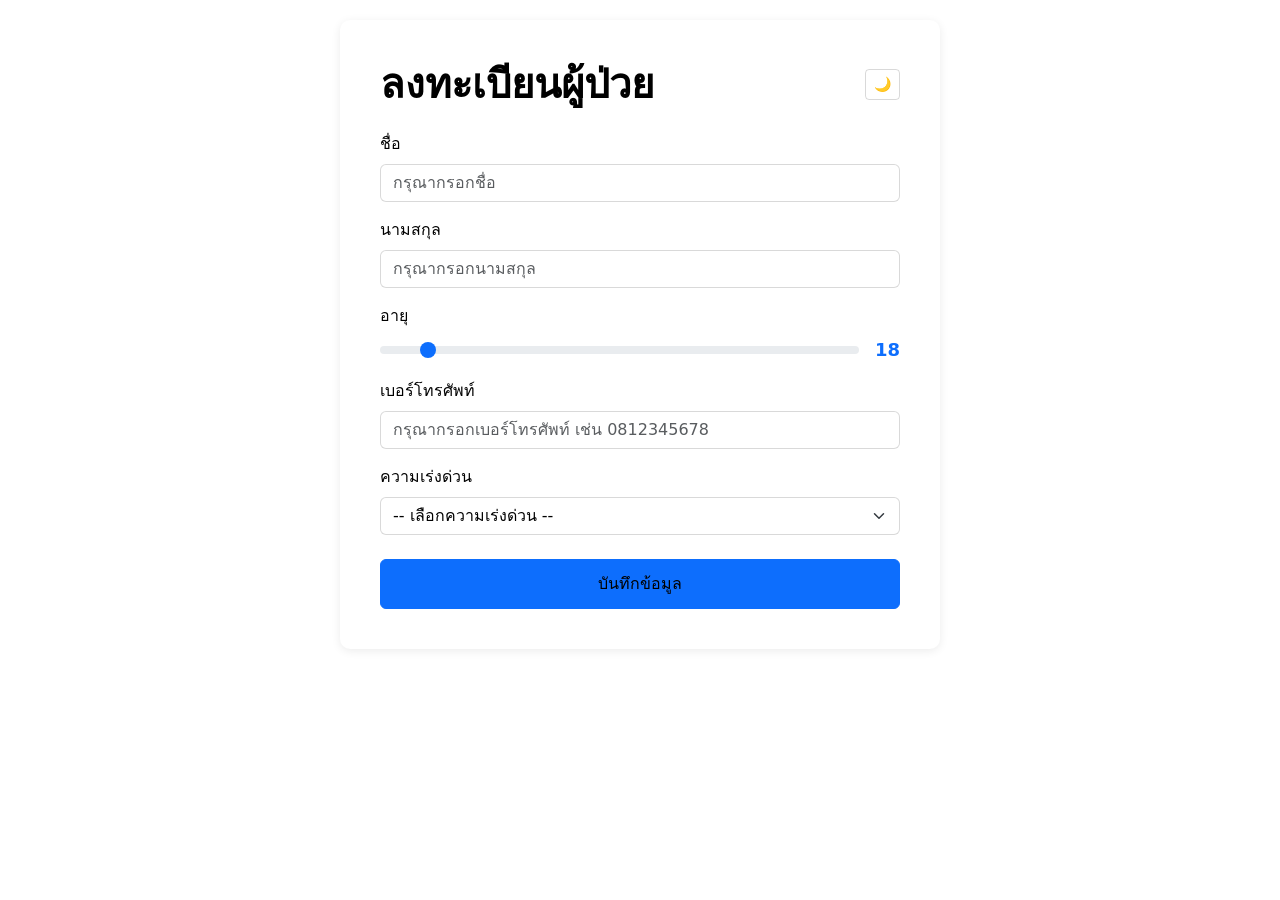
<file: sampleform.html>
<!doctype html>
<html lang="th">
  <head>
    <meta charset="UTF-8" />
    <meta name="viewport" content="width=device-width, initial-scale=1.0" />
    <title>ลงทะเบียนผู้ป่วย</title>
    <!-- Bootstrap CSS (latest v5) -->
    <link
      href="https://cdn.jsdelivr.net/npm/bootstrap@5.3.2/dist/css/bootstrap.min.css"
      rel="stylesheet"
    />
    <link rel="stylesheet" href="theme.css" />
    <link rel="stylesheet" href="./styles/sample-form.css" />
  </head>
  <body>
    <div class="form-container">
      <div
        class="form-header d-flex justify-content-between align-items-center mb-4"
      >
        <h1 class="form-title mb-0">ลงทะเบียนผู้ป่วย</h1>
        <button
          id="themeToggle"
          type="button"
          class="btn btn-outline-secondary btn-sm theme-toggle"
          aria-label="Toggle dark mode"
          title="Toggle dark mode"
        >
          🌙
        </button>
      </div>

      <form id="patientForm" class="needs-validation" novalidate>
        <!-- ชื่อ -->
        <div class="mb-3">
          <label for="firstName" class="form-label">ชื่อ</label>
          <input
            type="text"
            class="form-control"
            id="firstName"
            placeholder="กรุณากรอกชื่อ"
            required
          />
          <div class="invalid-feedback">⚠️ กรุณากรอกชื่อ</div>
        </div>

        <!-- นามสกุล -->
        <div class="mb-3">
          <label for="lastName" class="form-label">นามสกุล</label>
          <input
            type="text"
            class="form-control"
            id="lastName"
            placeholder="กรุณากรอกนามสกุล"
            required
          />
          <div class="invalid-feedback">⚠️ กรุณากรอกนามสกุล</div>
        </div>

        <!-- อายุ -->
        <div class="mb-3">
          <label for="age" class="form-label">อายุ</label>
          <div class="age-input-wrap">
            <input
              type="range"
              class="form-range"
              id="age"
              min="1"
              max="200"
              value="18"
            />
            <span class="range-value" id="ageDisplay">18</span>
          </div>
        </div>

        <!-- เบอร์โทรศัพท์ -->
        <div class="mb-3">
          <label for="phone" class="form-label">เบอร์โทรศัพท์</label>
          <input
            type="text"
            class="form-control"
            id="phone"
            placeholder="กรุณากรอกเบอร์โทรศัพท์ เช่น 0812345678"
            required
          />
          <div class="invalid-feedback" id="phoneRequired">
            ⚠️ กรุณากรอกเบอร์โทรศัพท์
          </div>
          <div class="invalid-feedback" id="phoneInvalid">
            ⚠️ เบอร์โทรศัพท์ต้องเริ่มต้นด้วย 0 และมีความยาวไม่เกิน 10 ตัวอักษร
          </div>
        </div>

        <!-- ความเร่งด่วน -->
        <div class="mb-4">
          <label for="urgency" class="form-label">ความเร่งด่วน</label>
          <select class="form-select" id="urgency" required>
            <option value="">-- เลือกความเร่งด่วน --</option>
            <option value="normal">ปกติ</option>
            <option value="urgent">เร่งด่วน</option>
            <option value="emergency">ฉุกเฉิน</option>
          </select>
          <div class="invalid-feedback">⚠️ กรุณาเลือกความเร่งด่วน</div>
        </div>

        <!-- ปุ่มบันทึก -->
        <button type="submit" class="btn btn-primary btn-submit">
          บันทึกข้อมูล
        </button>
      </form>
    </div>

    <!-- Bootstrap JS bundle (includes Popper) -->
    <script src="https://cdn.jsdelivr.net/npm/bootstrap@5.3.2/dist/js/bootstrap.bundle.min.js"></script>

    <!-- Form validation and interactions -->
    <script src="./js/sample-form-validation.js" defer></script>
  </body>
</html>
</file>
<file: theme.css>
:root {
  --bg: #ffffff;
  --text: #000000;
  --card-bg: #ffffff;
  --nav-bg: #f8f9fa;
  --muted: #6c757d;
  --primary: #0d6efd;
}
.dark {
  --bg: #0b1220;
  --text: #ffffff;
  --card-bg: #0f1724;
  --nav-bg: #0b1220;
  --muted: #9aa6bb;
  --primary: #66b2ff;
}
body,
body * {
  color: var(--text) !important;
}
html,
body {
  background-color: var(--bg) !important;
}
.navbar,
.bg-light {
  background-color: var(--nav-bg) !important;
}
.navbar .nav-link,
.navbar-brand,
.navbar .dropdown-item {
  color: var(--text) !important;
}
.card,
.card-body,
.table,
table {
  background-color: var(--card-bg) !important;
  color: var(--text) !important;
}
.text-muted {
  color: var(--muted) !important;
}
.btn-primary {
  background-color: var(--primary) !important;
  border-color: var(--primary) !important;
}
.btn-outline-light {
  color: var(--text) !important;
  border-color: rgba(255, 255, 255, 0.12) !important;
}
/* small tweaks for striped table in dark */
.table-striped tbody tr:nth-of-type(odd) {
  background-color: rgba(255, 255, 255, 0.02) !important;
}

/* Forceful overrides when .dark is present to beat other specific selectors */
.dark html,
.dark body {
  background-color: var(--bg) !important;
  color: var(--text) !important;
}
.dark .navbar,
.dark .bg-light {
  background-color: var(--nav-bg) !important;
}
.dark .navbar .nav-link,
.dark .navbar-brand,
.dark .navbar .dropdown-item {
  color: var(--text) !important;
}
.dark .card,
.dark .card-body,
.dark .table,
.dark table {
  background-color: var(--card-bg) !important;
  color: var(--text) !important;
}
.dark .text-muted {
  color: var(--muted) !important;
}
.dark .btn-primary {
  background-color: var(--primary) !important;
  border-color: var(--primary) !important;
}
.dark .btn-outline-light {
  color: var(--text) !important;
  border-color: rgba(255, 255, 255, 0.12) !important;
}
.dark .table-striped tbody tr:nth-of-type(odd) {
  background-color: rgba(255, 255, 255, 0.02) !important;
}
</file>
<file: styles/sample-form.css>
/* Body Styles */
body {
  background-color: var(--bg);
  color: var(--text);
  padding: 20px 0;
}

/* Form Container */
.form-container {
  background-color: var(--card-bg);
  border-radius: 10px;
  box-shadow: 0 2px 10px rgba(0, 0, 0, 0.08);
  padding: 40px;
  max-width: 600px;
  margin: 0 auto;
}

/* Form Header */
.form-header {
  gap: 1rem;
}

/* Form Title */
.form-title {
  text-align: center;
  color: var(--text);
  font-weight: bold;
  margin-bottom: 0;
}

/* Theme Toggle */
.theme-toggle {
  color: var(--text) !important;
  border-color: rgba(0, 0, 0, 0.15) !important;
}
.dark .theme-toggle {
  border-color: rgba(255, 255, 255, 0.25) !important;
}

/* Form Label */
.form-label {
  font-weight: 500;
  margin-bottom: 8px;
  color: var(--text);
}

/* Form Control */
.form-control,
.form-select,
.form-range {
  background-color: var(--bg);
  color: var(--text);
  border-color: rgba(0, 0, 0, 0.15);
}
.dark .form-control,
.dark .form-select,
.dark .form-range {
  background-color: #152038;
  border-color: rgba(255, 255, 255, 0.15);
}

/* Form Control Focus State */
.form-control:focus,
.form-select:focus,
.form-range:focus {
  border-color: var(--primary);
  box-shadow: 0 0 0 0.2rem rgba(13, 110, 253, 0.25);
}

/* Range Value Layout */
.age-input-wrap {
  display: flex;
  align-items: center;
  gap: 1rem;
}

.age-input-wrap .form-range {
  flex: 1;
}

/* Range Value Display */
.range-value {
  font-size: 18px;
  font-weight: bold;
  color: var(--primary) !important;
}

/* Submit Button */
.btn-submit {
  width: 100%;
  padding: 12px;
  font-size: 16px;
  font-weight: 500;
  background-color: var(--primary);
  border-color: var(--primary);
}

/* Invalid Feedback Base */
.invalid-feedback {
  display: none;
  color: #dc3545 !important;
  font-size: 0.875rem;
  margin-top: 0.25rem;
}

/* Invalid Feedback Display for Invalid Fields */
.form-control.is-invalid ~ .invalid-feedback,
.form-select.is-invalid ~ .invalid-feedback {
  display: block;
}

/* Phone Invalid Feedback Override */
#phoneInvalid {
  display: none !important;
}
</file>
